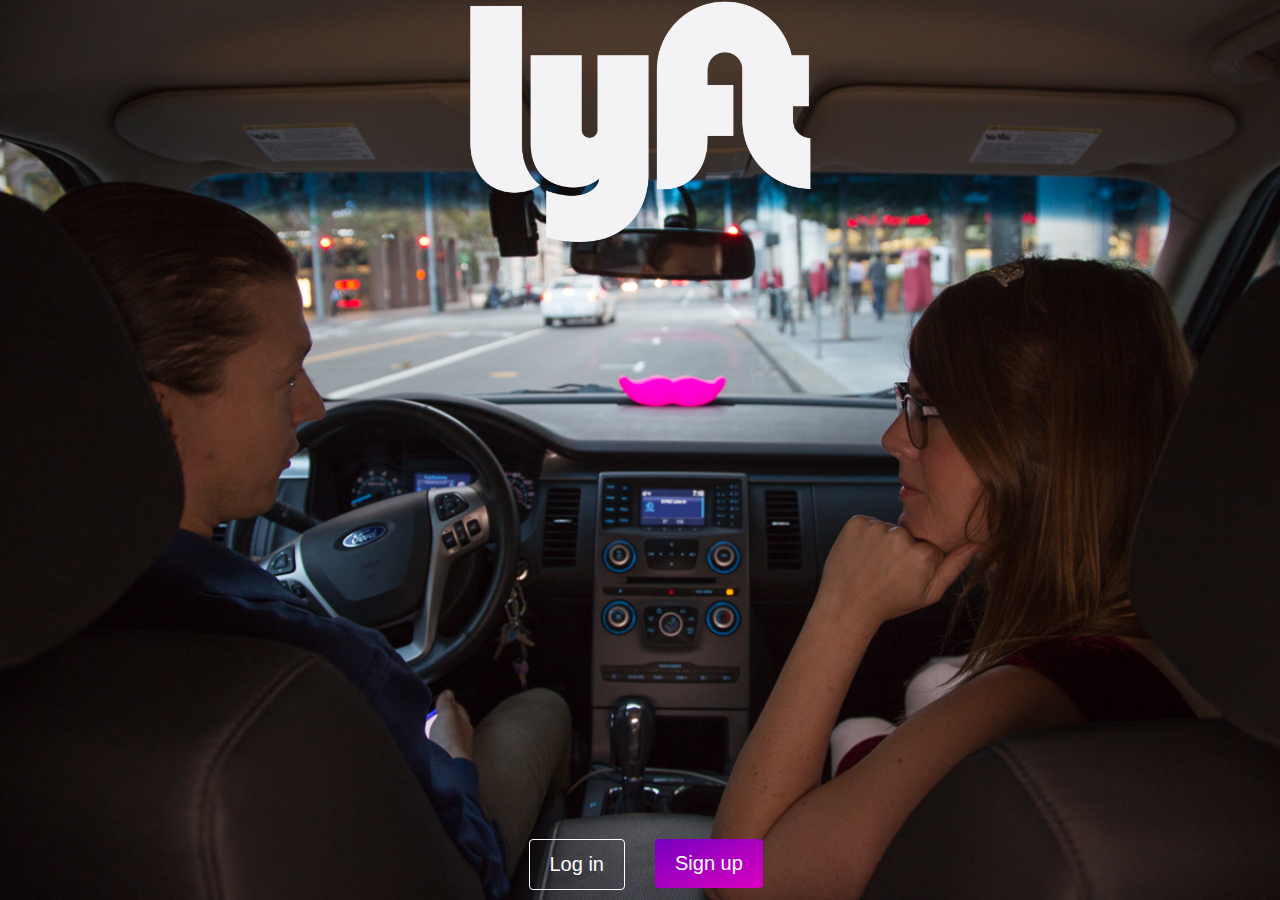
<file: index.html>
<!DOCTYPE html>
<html lang="en">
<head>
    <meta charset="utf-8">
    <meta http-equiv="X-UA-Compatible" content="IE=edge">
    <meta name="viewport" content="width=device-width, initial-scale=1">
    <link rel="stylesheet" href="bootstrap.min.css">
    <title>Lyft</title>
    <link rel="stylesheet" href="main.css">
</head>
<body>
        <header>
           <div class="container">
               <div class="row">
                <div class="col-md-12">
                   <center>
                       <img class="img-responsive logo" src="img/fc0.logo_standard_silver.png">
                   </center>
                </div>
            </div>
           </div>
        </header>
        
        <section>
            <div class="container">
                <div class="row">
                    <div class="col-xs-6 col-sm-6 col-md-6 text-right">
                        <button class="btn btn-primary btn-1 ">Log  in</button>
                    </div>
                    <div class="col-xs-6 col-sm-6 col-md-6 text-left">
                        <button class="btn btn-primary text-center btn-2 "><a href="index1.html"></a>Sign up</button>
                    </div>
                </div>
            </div>
        </section>
</body>
</html>
</file>
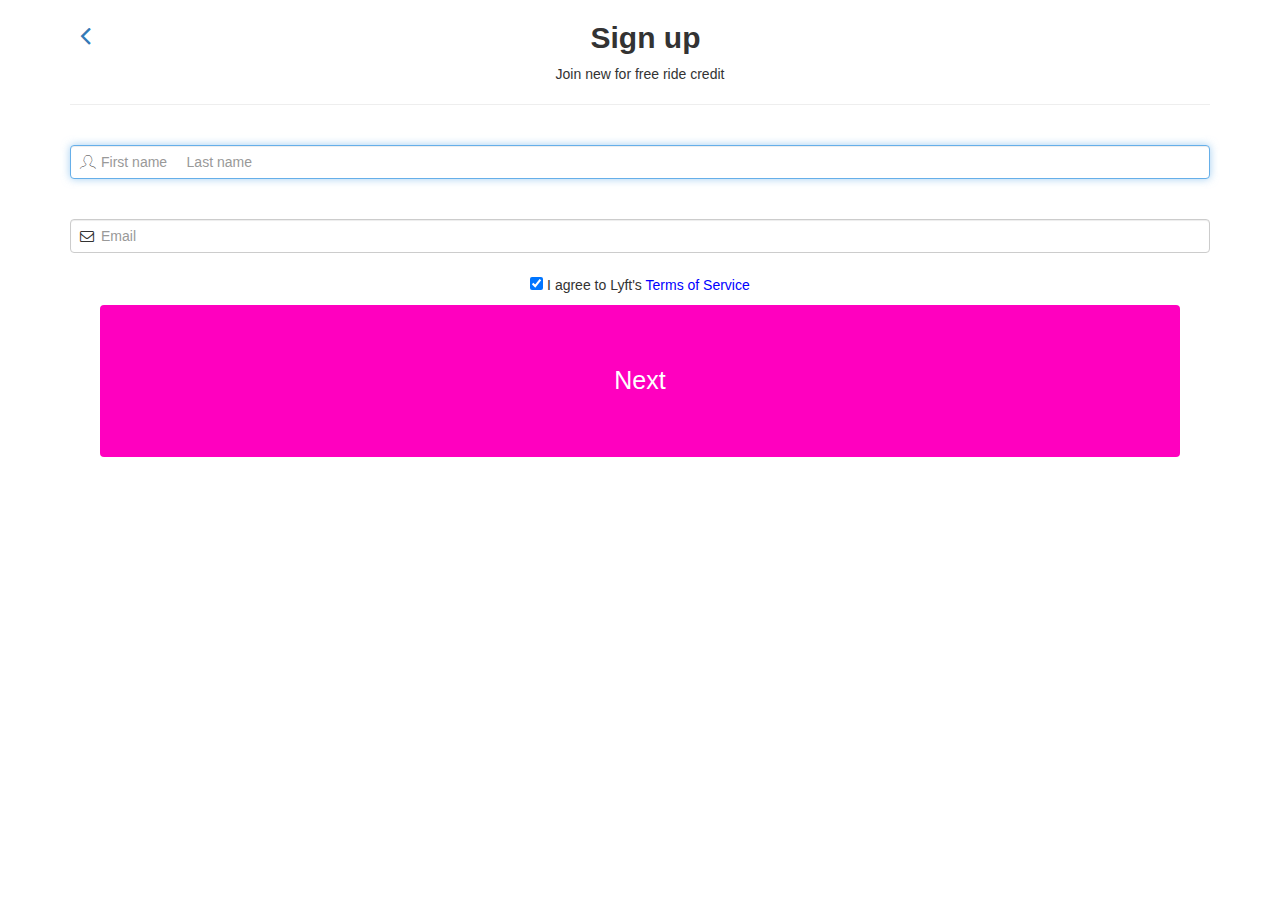
<file: index2.html>
<!DOCTYPE html>
<html lang="en">
<head>
    <meta charset="utf-8">
    <meta http-equiv="X-UA-Compatible" content="IE=edge">
    <meta name="viewport" content="width=device-width, initial-scale=1">
    <link rel="stylesheet" href="css/bootstrap.min.css">
    <link rel="stylesheet" href="iconos/style.css">
    <title>Lyft2</title>
    <link rel="stylesheet" href="css/common.css">
    <link rel="stylesheet" href="css/main2.css">
</head>
<body >
   <header>
       <div class="container">
           <div class="row">
                <div class="col-lg-12 col-xs-12  col-sm-12 col-md-12">
                    <h2 class="text-center"><a href="signup.html"class="icon-angle-left  icon"></a><b>Sign up </b></h2> 
                    <p class="text-center">Join new for free ride credit</p> <hr>
                </div>
           </div>
       </div>
   </header>
   <section>
       <div class="container">
            <div class="row">
                <div class="col-xs-12 col-sm-12 col-md-12">
                   <!--apellido-->
                      <div class="name-container input-box">
                        <label for="name" class="sr-only">Nombre</label><span class="icon-profile-male icono"></span>
                        <input type="text" id="name" class="form-control"
                        placeholder="First name     Last name" autofocus="" maxlength="30" onkeydown="validacionNomb(event)">
                      </div><br>
                        <div class="email-container input-box">
                        <label for="inputEmail" class="sr-only">
                          Correo Electrónico
                        </label><span class="icon-envelope-o icono"></span>
                        <input  type="email" id="input-email" class="form-control" placeholder="Email" maxlength="50">
                      </div>
                    <br>
                    <div class="text-center">
                        <p class="check"><input type="checkbox" name="vehicle" value="" checked> I agree to Lyft's   <span class="blue">Terms of  Service</span></p>
                    </div>
                    <div class="text-center">
                        <a href="ultima.html"class="btn order-2-md bg-pink text-white order-1" type="submit" data-reactid="102">Next</a> 
                    </div> 
                </div>
            </div>   
        </div> 
   </section>
   <script src="js/main.js"></script> 
</body>
</html>
</file>
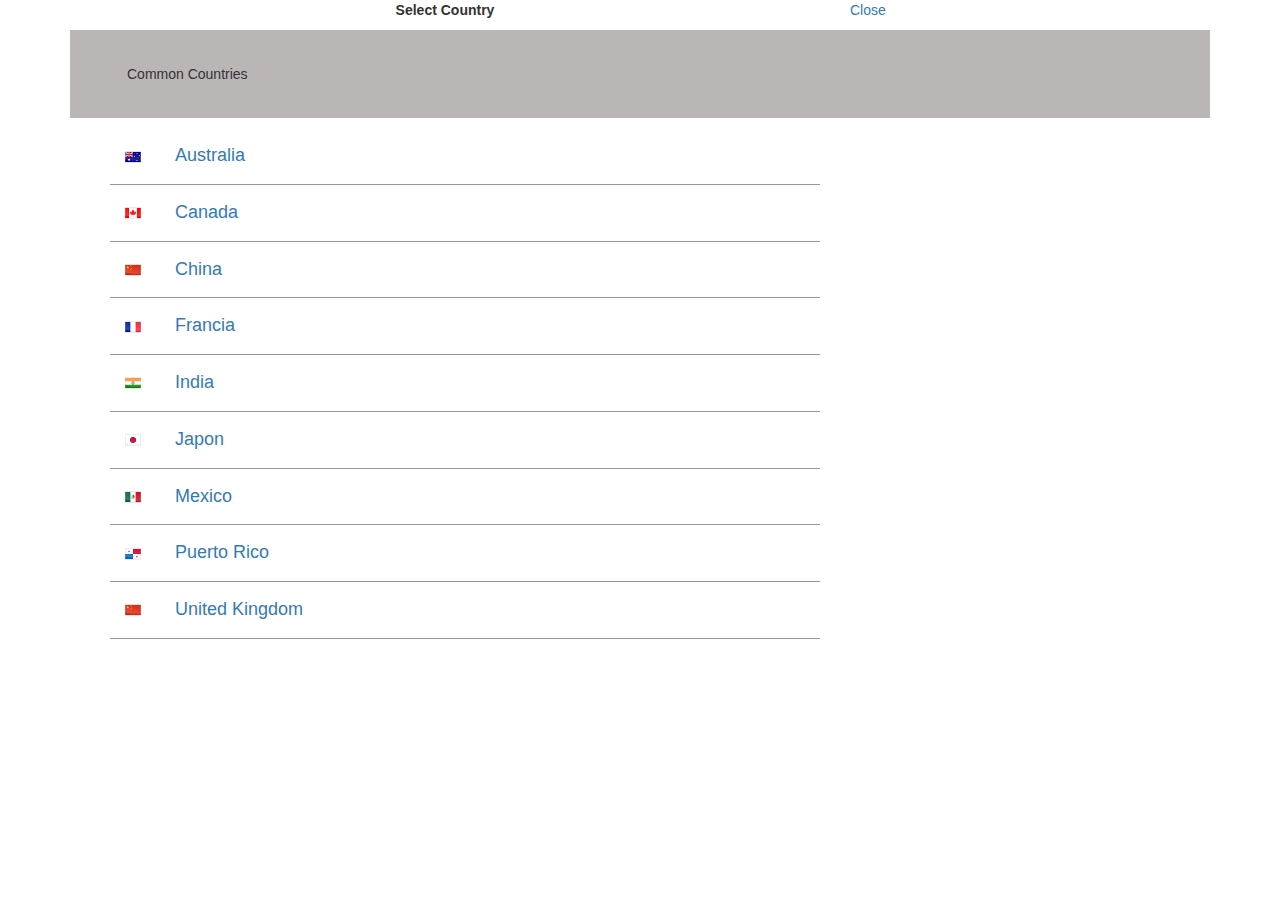
<file: paises.html>
<!DOCTYPE html>
<html lang="en">
<head>
    <meta charset="utf-8">
    <meta http-equiv="X-UA-Compatible" content="IE=edge">
    <meta name="viewport" content="width=device-width, initial-scale=1">
    <link rel="stylesheet" href="css/bootstrap.min.css">
    <title>Lyft1</title>
    <link rel="stylesheet" href="css/common.css">
    <link rel="stylesheet" href="css/paises.css">
</head>
<body onload="init()">
   <header>
       <div class="container">
           <div class="row">
                <div class="col-lg-8 col-xs-8  col-sm-8 col-md-8">
                    <p class="text-center"><b>Select Country </b></p> 
                </div>
                <div class="col-lg-4 col-xs-4  col-sm-4 col-md-4">
                    <a href="signup.html"> Close</a>   
                </div>
           </div>
       </div>
   </header>
    <section class="select-paises">
        <div class="container">
            <div class="row">
                <div class="col-xs-12 col-sm-12 col-md-12 col-lg-12 text-left  common">
                   <p>Common Countries</p>     
                </div>
                <div class="col-lg-8 col-xs-8  col-sm-8 col-md-8 lista-paises">
                    <ul class="lista" id="lista-paises">
                       
                        <!---<li><img src="iconos/paises/ar.png" alt=""> <a href="signup.html">Argentina</a></li>
                        <a href="signup.html"> <li><img src="" alt=""></li></a>
                        <li></li>
                        <li><img src="iconos/paises/co.png" alt=""> <a href="signup.html">Colombia</a></li>
                        <li><img src="iconos/paises/ec.png" alt=""> <a href="signup.html">Ecuador</a></li>
                        <li><img src="iconos/paises/england.png" alt=""> <a href="signup.html">Inglaterra</a></li>
                        <li><img src="iconos/paises/fi.png" alt=""> <a href="signup.html">Finlandia</a></li>
                        <li><img src="iconos/paises/fr.png" alt=""> <a href="signup.html">Francia</a></li>
                        <li><img src="iconos/paises/gu.png" alt=""> <a href="signup.html">Guatemala</a></li>
                        <li><img src="iconos/paises/jm.png" alt=""> <a href="signup.html">Jamaica</a></li>
                        <li><img src="iconos/paises/es.png" alt=""> <a href="signup.html">Alabania</a></li>
                        <li><img src="iconos/paises/pa.png" alt=""> <a href="signup.html">Alabania</a></li>
                        <li><img src="iconos/paises/pe.png" alt=""> <a href="signup.html">Peru</a></li>
                        <li><img src="iconos/paises/id.png" alt=""> <a href="signup.html">Alabania</a></li>
                        <li><img src="iconos/paises/jp.png" alt=""> <a href="signup.html">Japon</a></li>
                        <li><img src="iconos/paises/kg.png" alt=""> <a href="signup.html">Alabania</a></li>-->
                    </ul>
                </div>
                <div class="col-lg-4 col-xs-4  col-sm-4 col-md-4">
                   <ul >
                    
                   </ul>
                    
                </div>
            </div> 
        </div>

</section>
   <script src="js/signup.js"></script>
    <script src="js/paises.js"></script>
      
</body>
</html>
</file>
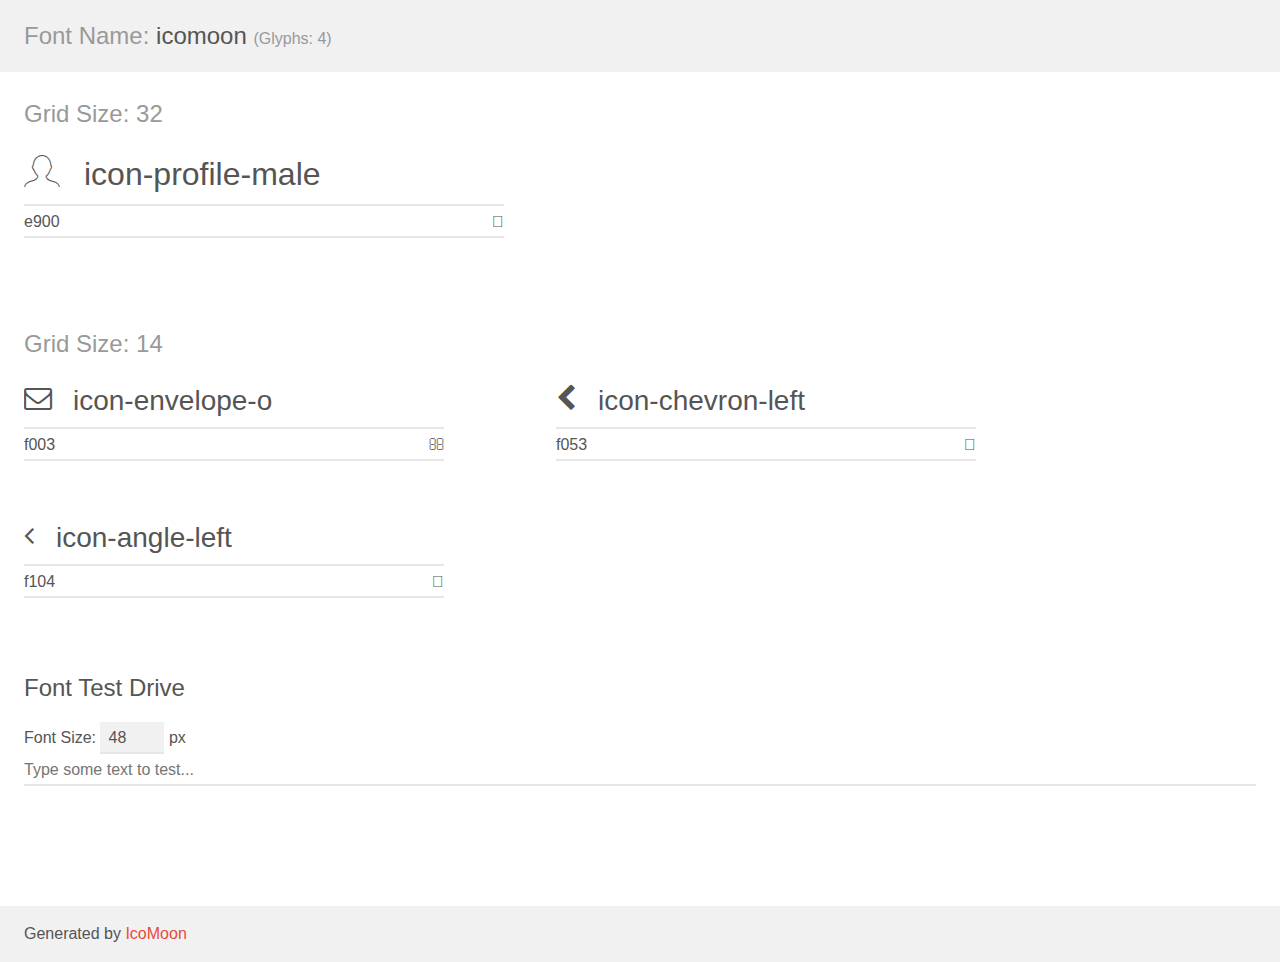
<file: iconos/demo.html>
<!doctype html>
<html>
<head>
    <meta charset="utf-8">
    <title>IcoMoon Demo</title>
    <meta name="description" content="An Icon Font Generated By IcoMoon.io">
    <meta name="viewport" content="width=device-width, initial-scale=1">
    <link rel="stylesheet" href="demo-files/demo.css">
    <link rel="stylesheet" href="style.css"></head>
<body>
    <div class="bgc1 clearfix">
        <h1 class="mhmm mvm"><span class="fgc1">Font Name:</span> icomoon <small class="fgc1">(Glyphs:&nbsp;4)</small></h1>
    </div>
    <div class="clearfix mhl ptl">
        <h1 class="mvm mtn fgc1">Grid Size: 32</h1>
        <div class="glyph fs1">
            <div class="clearfix bshadow0 pbs">
                <span class="icon-profile-male">
                
                </span>
                <span class="mls"> icon-profile-male</span>
            </div>
            <fieldset class="fs0 size1of1 clearfix hidden-false">
                <input type="text" readonly value="e900" class="unit size1of2" />
                <input type="text" maxlength="1" readonly value="&#xe900;" class="unitRight size1of2 talign-right" />
            </fieldset>
            <div class="fs0 bshadow0 clearfix hidden-true">
                <span class="unit pvs fgc1">liga: </span>
                <input type="text" readonly value="" class="liga unitRight" />
            </div>
        </div>
    </div>
    <div class="clearfix mhl ptl">
        <h1 class="mvm mtn fgc1">Grid Size: 14</h1>
        <div class="glyph fs2">
            <div class="clearfix bshadow0 pbs">
                <span class="icon-envelope-o">
                
                </span>
                <span class="mls"> icon-envelope-o</span>
            </div>
            <fieldset class="fs0 size1of1 clearfix hidden-false">
                <input type="text" readonly value="f003" class="unit size1of2" />
                <input type="text" maxlength="1" readonly value="&#xf003;" class="unitRight size1of2 talign-right" />
            </fieldset>
            <div class="fs0 bshadow0 clearfix hidden-true">
                <span class="unit pvs fgc1">liga: </span>
                <input type="text" readonly value="" class="liga unitRight" />
            </div>
        </div>
        <div class="glyph fs2">
            <div class="clearfix bshadow0 pbs">
                <span class="icon-chevron-left">
                
                </span>
                <span class="mls"> icon-chevron-left</span>
            </div>
            <fieldset class="fs0 size1of1 clearfix hidden-false">
                <input type="text" readonly value="f053" class="unit size1of2" />
                <input type="text" maxlength="1" readonly value="&#xf053;" class="unitRight size1of2 talign-right" />
            </fieldset>
            <div class="fs0 bshadow0 clearfix hidden-true">
                <span class="unit pvs fgc1">liga: </span>
                <input type="text" readonly value="" class="liga unitRight" />
            </div>
        </div>
        <div class="glyph fs2">
            <div class="clearfix bshadow0 pbs">
                <span class="icon-angle-left">
                
                </span>
                <span class="mls"> icon-angle-left</span>
            </div>
            <fieldset class="fs0 size1of1 clearfix hidden-false">
                <input type="text" readonly value="f104" class="unit size1of2" />
                <input type="text" maxlength="1" readonly value="&#xf104;" class="unitRight size1of2 talign-right" />
            </fieldset>
            <div class="fs0 bshadow0 clearfix hidden-true">
                <span class="unit pvs fgc1">liga: </span>
                <input type="text" readonly value="" class="liga unitRight" />
            </div>
        </div>
    </div>

    <!--[if gt IE 8]><!-->
    <div class="mhl clearfix mbl">
        <h1>Font Test Drive</h1>
        <label>
            Font Size: <input id="fontSize" type="number" class="textbox0 mbm"
            min="8" value="48" />
            px
        </label>
        <input id="testText" type="text" class="phl size1of1 mvl"
        placeholder="Type some text to test..." value=""/>
        <div id="testDrive" class="icon-">&nbsp;
        </div>
    </div>
    <!--<![endif]-->
    <div class="bgc1 clearfix">
        <p class="mhl">Generated by <a href="https://icomoon.io/app">IcoMoon</a></p>
    </div>

    <script src="demo-files/demo.js"></script>
</body>
</html>
</file>
<file: main.css>
body {
    background: url("img/portada.jpg");
    background-repeat: no-repeat;
    background-size:cover;
    background-attachment: fixed;
    background-position: top center;
}

.btn {
    font-size: 20px;
    padding: 10px 20px;
    
}
.logo
{
    width: 30%;
}
section{
    position: absolute;
    bottom: 0;
    right: 0;
    left: 0;
    margin-bottom:10px; 
}
.btn-1{
	background: rgba(186, 185, 185, 0);
	border: 1px solid white;
}
.btn-2{
	background: #7500bf; /* For browsers that do not support gradients */
	background: -webkit-linear-gradient(left top, #7500bf, #dd00bf); /* For Safari 5.1 to 6.0 */
	background: -o-linear-gradient(bottom right, #7500bf, #dd00bf); /* For Opera 11.1 to 12.0 */
	background: -moz-linear-gradient(bottom right, #7500bf, #dd00bf); /* For Firefox 3.6 to 15 */
	background: linear-gradient(to bottom right, #7500bf, #dd00bf); /* Standard syntax */
	border: none;
}
</file>
<file: iconos/style.css>
@font-face {
  font-family: 'icomoon';
  src:  url('fonts/icomoon.eot?o9nmo9');
  src:  url('fonts/icomoon.eot?o9nmo9#iefix') format('embedded-opentype'),
    url('fonts/icomoon.ttf?o9nmo9') format('truetype'),
    url('fonts/icomoon.woff?o9nmo9') format('woff'),
    url('fonts/icomoon.svg?o9nmo9#icomoon') format('svg');
  font-weight: normal;
  font-style: normal;
}

[class^="icon-"], [class*=" icon-"] {
  /* use !important to prevent issues with browser extensions that change fonts */
  font-family: 'icomoon' !important;
  speak: none;
  font-style: normal;
  font-weight: normal;
  font-variant: normal;
  text-transform: none;
  line-height: 1;

  /* Better Font Rendering =========== */
  -webkit-font-smoothing: antialiased;
  -moz-osx-font-smoothing: grayscale;
}

.icon-profile-male:before {
  content: "\e900";
}
.icon-envelope-o:before {
  content: "\f003";
}
.icon-chevron-left:before {
  content: "\f053";
}
.icon-angle-left:before {
  content: "\f104";
}
</file>
<file: css/common.css>
.bg-pink {
    background-color: #FF00BF;
    padding: 5% 45%;
    color: white;
    font-size: 25px;
}
.check .blue{
    color:blue;
}
.check input-checkbox {
    background-color: blue;
}
.container .icon{
   position: relative;
    right: 500px;
}
</file>
<file: css/main2.css>
.name-container .icono {
    position: relative;
    bottom: -28px;
    left: 10px;
}
.email-container .icono {
    position: relative;
    bottom: -28px;
    left: 10px;
}

.container input{
    padding: 0 30px;
}
</file>
<file: css/paises.css>
.common p
{
    background: #bab6b6;
    padding: 3% 5%;
}
.lista-paises li
{
    list-style: none;
     padding: 15px;
    border-bottom: 1px solid #a89090;
    font-size: 18px;
    
}

.lista img {
    height: 10%;
    padding-right: 5%;
}

.lista .codigo{
    display: none;
}
</file>
<file: iconos/demo-files/demo.css>
body {
  padding: 0;
  margin: 0;
  font-family: sans-serif;
  font-size: 1em;
  line-height: 1.5;
  color: #555;
  background: #fff;
}
h1 {
  font-size: 1.5em;
  font-weight: normal;
}
small {
  font-size: .66666667em;
}
a {
  color: #e74c3c;
  text-decoration: none;
}
a:hover, a:focus {
  box-shadow: 0 1px #e74c3c;
}
.bshadow0, input {
  box-shadow: inset 0 -2px #e7e7e7;
}
input:hover {
  box-shadow: inset 0 -2px #ccc;
}
input, fieldset {
  font-family: sans-serif;
  font-size: 1em;
  margin: 0;
  padding: 0;
  border: 0;
}
input {
  color: inherit;
  line-height: 1.5;
  height: 1.5em;
  padding: .25em 0;
}
input:focus {
  outline: none;
  box-shadow: inset 0 -2px #449fdb;
}
.glyph {
  font-size: 16px;
  width: 15em;
  padding-bottom: 1em;
  margin-right: 4em;
  margin-bottom: 1em;
  float: left;
  overflow: hidden;
}
.liga {
  width: 80%;
  width: calc(100% - 2.5em);
}
.talign-right {
  text-align: right;
}
.talign-center {
  text-align: center;
}
.bgc1 {
  background: #f1f1f1;
}
.fgc1 {
  color: #999;
}
.fgc0 {
  color: #000;
}
p {
  margin-top: 1em;
  margin-bottom: 1em;
}
.mvm {
  margin-top: .75em;
  margin-bottom: .75em;
}
.mtn {
  margin-top: 0;
}
.mtl, .mal {
  margin-top: 1.5em;
}
.mbl, .mal {
  margin-bottom: 1.5em;
}
.mal, .mhl {
  margin-left: 1.5em;
  margin-right: 1.5em;
}
.mhmm {
  margin-left: 1em;
  margin-right: 1em;
}
.mls {
  margin-left: .25em;
}
.ptl {
  padding-top: 1.5em;
}
.pbs, .pvs {
  padding-bottom: .25em;
}
.pvs, .pts {
  padding-top: .25em;
}
.unit {
  float: left;
}
.unitRight {
  float: right;
}
.size1of2 {
  width: 50%;
}
.size1of1 {
  width: 100%;
}
.clearfix:before, .clearfix:after {
  content: " ";
  display: table;
}
.clearfix:after {
  clear: both;
}
.hidden-true {
  display: none;
}
.textbox0 {
  width: 3em;
  background: #f1f1f1;
  padding: .25em .5em;
  line-height: 1.5;
  height: 1.5em;
}
#testDrive {
  display: block;
  padding-top: 24px;
  line-height: 1.5;
}
.fs0 {
  font-size: 16px;
}
.fs1 {
  font-size: 32px;
}
.fs2 {
  font-size: 28px;
}
</file>
